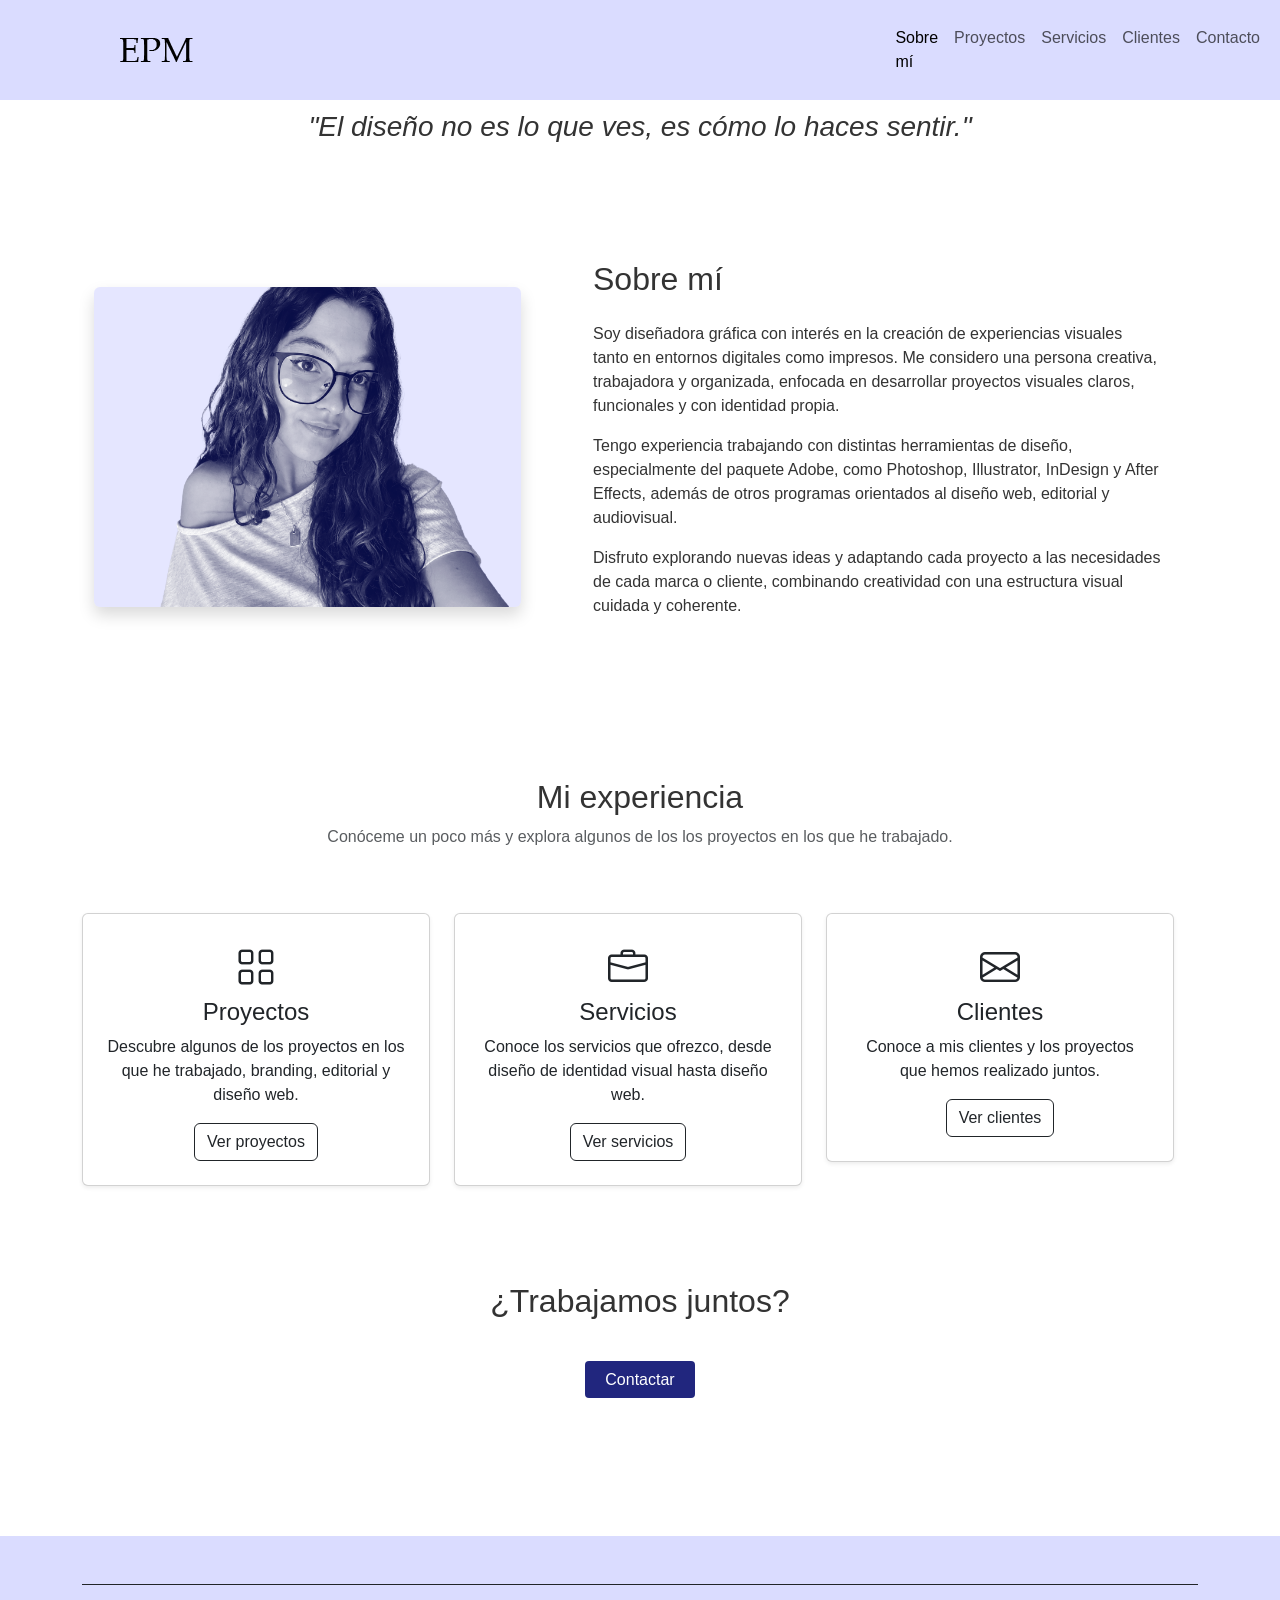
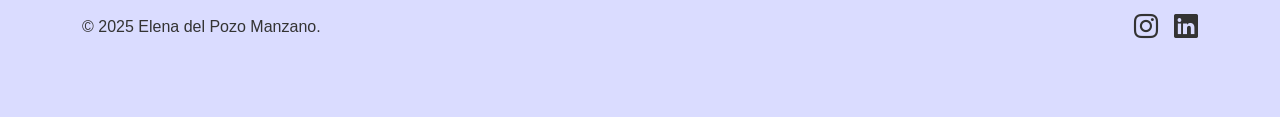
<file: 1-TPM/index.html>
<!DOCTYPE html>
<html lang="es"> <!-- data-bs-theme="dark"> --> <!-- para poner en modo oscuro --> 
    <head>
        <meta charset="UTF-8">
        <meta name="viewport" content="width=device-width, initial-scale=1">
        <title>Proyecto personal</title>

        <link href="https://cdn.jsdelivr.net/npm/bootstrap@5.3.8/dist/css/bootstrap.min.css" rel="stylesheet" integrity="?" crossorigin="anonymous">

        <link rel="stylesheet" href="https://cdn.jsdelivr.net/npm/bootstrap-icons@1.11.3/font/bootstrap-icons.css">

        <link rel="stylesheet" href="CSS/styles.css">
        
        <script src="https://cdn.jsdelivr.net/npm/bootstrap@5.3.8/dist/js/bootstrap.bundle.min.js"></script>
        
    </head>
    <body>

        <header>
            <nav class="navbar navbar-expand-lg">
                <div class="container-fluid">
                    <div class="container">
                        <a class="navbar-brand" href="index.html">
                            <img src="img/logo.png" alt="logo del proyecto">
                        </a>
                        <button class="navbar-toggler" type="button" data-bs-toggle="collapse" data-bs-target="#navbarNavAltMarkup" aria-controls="navbarNavAltMarkup" aria-expanded="false" aria-label="Toggle navigation">
                        <span class="navbar-toggler-icon"></span>
                        </button>
                    </div>
                    <div class="collapse navbar-collapse" id="navbarNav">
                        <ul class="navbar-nav">
                            <li class="nav-item"><a class="nav-link active" href="index.html">Sobre mí</a></li>
                            <li class="nav-item"><a class="nav-link" aria-current="page" href="proyectos.html">Proyectos</a></li>
                            <li class="nav-item"><a class="nav-link" href="servicios.html">Servicios</a></li>
                            <li class="nav-item"><a class="nav-link" href="clientes.html">Clientes</a></li>
                            <li class="nav-item"><a class="nav-link" href="contacto.html">Contacto</a></li>
                        </ul>
                    </div>
                </div>
            </nav>
        </header>

        <main>

            <div class="col-lg-8">
                <blockquote class="blockquote">
                <p class="fs-3 ">
                    <em>“El diseño no solo comunica, también construye experiencias.”</em>
                </p>
                </blockquote>
            </div>
            
            <div class="container py-5 text-center">
                <div class="row justify-content-center">
                <div class="col-lg-8">
                    <blockquote class="blockquote">
                    <p class="fs-3 font-italic">
                     <em>"El diseño no es lo que ves, es cómo lo haces sentir."</em>
                    </p>
                    </blockquote>
                </div>
            </div>

            <div class="container py-5">
                <div class="row align-items-center g-5">
                <div class="col-md-5">
                    <img
                    src="img/sobremi.png"
                    class="img-fluid rounded shadow"
                    alt="Foto de Elena"
                    >
                </div>
                <div class="col-md-7 card-body text-start p-5">
                    <h2 class="mb-4">Sobre mí</h2>
                    <p>
                    Soy diseñadora gráfica con interés en la creación de experiencias visuales tanto en entornos digitales como impresos. Me considero una persona creativa, trabajadora y organizada, enfocada en desarrollar proyectos visuales claros, funcionales y con identidad propia.
                    </p>
                    <p>
                    Tengo experiencia trabajando con distintas herramientas de diseño, especialmente del paquete Adobe, como Photoshop, Illustrator, InDesign y After Effects, además de otros programas orientados al diseño web, editorial y audiovisual.
                    </p>
                    <p>
                    Disfruto explorando nuevas ideas y adaptando cada proyecto a las necesidades de cada marca o cliente, combinando creatividad con una estructura visual cuidada y coherente.
                    </p>
                </div>
                </div>
            </div>

            <div class="py-5">
            <div class="container">
                <div class="row justify-content-center text-center mb-5">
                <div class="col-lg-8">
                    <h2>Mi experiencia</h2>
                    <p class="text-body-secondary">
                        Conóceme un poco más y explora algunos de los los proyectos en los que he trabajado.
                    </p>
                </div>
                </div>
                
                <div class="row align-items-center g-5">
                <div class="row g-4">
                <div class="col-md-4">
                    <div class="card shadow-sm h-90 text-center">
                    <div class="card-body p-4">
                        <i class="bi bi-grid fs-1 mb-4"></i>
                        <h3 class="h4">Proyectos</h3>
                        <p>
                        Descubre algunos de los proyectos en los que he trabajado, branding, editorial y diseño web.
                        </p>
                        <a href="proyectos.html" class="btn btn-outline-dark">
                        Ver proyectos
                        </a>
                    </div>
                    </div>
                </div>

                <div class="col-md-4">
                    <div class="card shadow-sm h-90 text-center">
                    <div class="card-body p-4">
                        <i class="bi bi-briefcase fs-1 mb-4"></i>
                        <h3 class="h4">Servicios</h3>
                        <p>
                        Conoce los servicios que ofrezco, desde diseño de identidad visual hasta diseño web.
                        </p>
                        <a href="servicios.html" class="btn btn-outline-dark">
                        Ver servicios
                        </a>
                    </div>
                    </div>
                </div>

                <div class="col-md-4">
                    <div class="card shadow-sm h-90 text-center">
                    <div class="card-body p-4">
                        <i class="bi bi-envelope fs-1 mb-4"></i>
                        <h3 class="h4">Clientes</h3>
                        <p>
                        Conoce a mis clientes y los proyectos que hemos realizado juntos.
                        </p>
                        <a href="clientes.html" class="btn btn-outline-dark">
                        Ver clientes    
                        </a>
                    </div>
                    </div>
                </div>
                </div>
            </div>
            </div>

            <div class="py-5 text-center">
                <div class="container">
                    <h2 class="mb-5 mt-5">¿Trabajamos juntos?</h2>
                    <a href="contacto.html" class="botonenviar">
                        Contactar
                    </a>
                </div>
            </div>

        </main>

          <footer class="py-5">
            <div class="container">
              <div class="d-flex flex-wrap justify-content-between align-items-center py-4 border-top border-dark"> 
                <p class="col-md-4 mb-0">
                  &copy; 2025 Elena del Pozo Manzano. 
                </p>
                <ul class="nav col-md-4 justify-content-end list-unstyled d-flex mb-0">
                  <li class="ms-3">
                    <a href="https://www.instagram.com/elenadelpozo_/" target="_blank">
                      <i class="bi bi-instagram"></i>
                    </a>
                  </li>
                  <li class="ms-3">
                    <a href="https://es.linkedin.com/in/elena-del-pozo-manzano-b749a3329" target="_blank">
                      <i class="bi bi-linkedin"></i>
                    </a>
                  </li>
                </ul>
              </div>
            </div>
        </footer>
    </body>
</html>
</file>
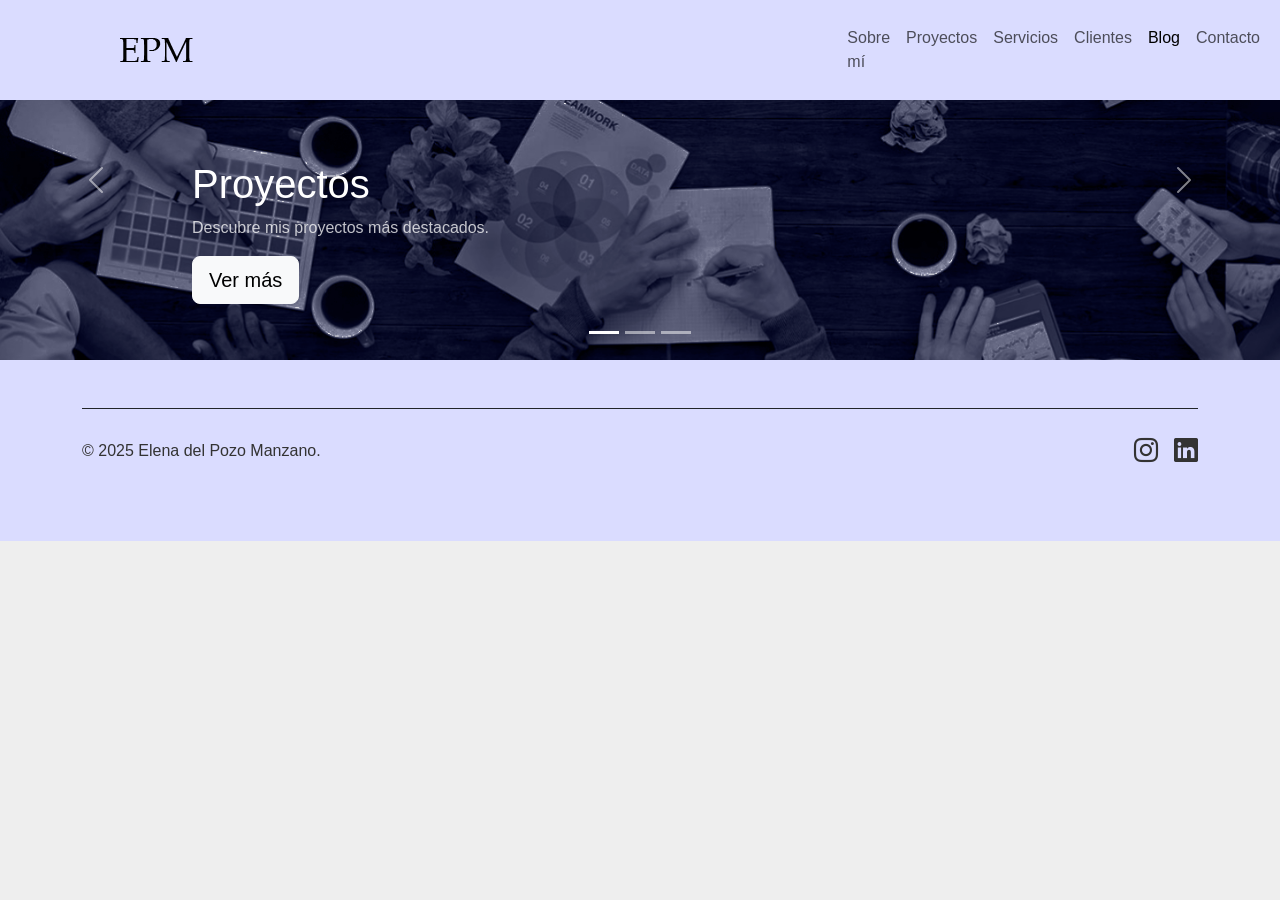
<file: 1-TPM/blog.html>
<!DOCTYPE html>
<html lang="es">   
    <head>
        <meta charset="UTF-8">
        <meta name="viewport" content="width=device-width, initial-scale=1">
        <title>Proyecto personal</title>

        <link href="https://cdn.jsdelivr.net/npm/bootstrap@5.3.8/dist/css/bootstrap.min.css" rel="stylesheet" integrity="?" crossorigin="anonymous">

        <link rel="stylesheet" href="https://cdn.jsdelivr.net/npm/bootstrap-icons@1.11.3/font/bootstrap-icons.css">

        <link rel="stylesheet" href="CSS/styles.css">

        <script src="https://cdn.jsdelivr.net/npm/bootstrap@5.3.8/dist/js/bootstrap.bundle.min.js"></script>

    </head>
    <body>

        <header>
            <nav class="navbar navbar-expand-lg">
                <div class="container-fluid">
                    <div class="container">
                        <a class="navbar-brand" href="index.html">
                            <img src="img/logo.png" alt="logo del proyecto">
                        </a>
                        <button class="navbar-toggler" type="button" data-bs-toggle="collapse" data-bs-target="#navbarNavAltMarkup" aria-controls="navbarNavAltMarkup" aria-expanded="false" aria-label="Toggle navigation">
                        <span class="navbar-toggler-icon"></span>
                        </button>
                    </div>
                    <div class="collapse navbar-collapse" id="navbarNav">
                        <ul class="navbar-nav">
                            <li class="nav-item"><a class="nav-link" href="index.html">Sobre mí</a></li>
                            <li class="nav-item"><a class="nav-link" aria-current="page" href="proyectos.html">Proyectos</a></li>
                            <li class="nav-item"><a class="nav-link" href="servicios.html">Servicios</a></li>
                            <li class="nav-item"><a class="nav-link" href="clientes.html">Clientes</a></li>
                            <li class="nav-item"><a class="nav-link active" href="blog.html">Blog</a></li>
                            <li class="nav-item"><a class="nav-link" href="contacto.html">Contacto</a></li>
                        </ul>
                    </div>
                </div>
            </nav>
        </header>

        <main>
            <div id="myCarousel" class="carousel slide mb-6" data-bs-ride="carousel">
                <div class="carousel-indicators">
                    <button
                        type="button"
                        data-bs-target="#myCarousel"
                        data-bs-slide-to="0"
                        class="active"
                        aria-current="true"
                        aria-label="Slide 1"
                    ></button>
                    <button
                        type="button"
                        data-bs-target="#myCarousel"
                        data-bs-slide-to="1"
                        aria-label="Slide 2"
                    ></button>
                    <button
                        type="button"
                        data-bs-target="#myCarousel"
                        data-bs-slide-to="2"
                        aria-label="Slide 3"
                    ></button>
                </div>
                
                <div class="carousel-inner">
                <div class="carousel-item active">
                    <img
                        src="img/Proyectos.png"
                        alt="Proyecto 2"
                        aria-hidden="true"
                        class="fotoscarrusel"
                        preserveAspectRatio="xMidYMid slice"
                        xmlns="http://www.w3.org/2000/svg" >
                    <div class="container">
                    <div class="carousel-caption text-start">
                        <h1>Proyectos</h1>
                        <p class="opacity-75">
                        Descubre mis proyectos más destacados.
                        </p>
                        <p>
                        <a class="btn btn-lg btn-light" href="proyectos.html">Ver más</a>
                        </p>
                    </div>
                    </div>
                </div>

                <div class="carousel-item">
                    <img
                        src="img/Servicios.png"
                        alt="Proyecto 2"
                        aria-hidden="true"
                        class="fotoscarrusel"
                        preserveAspectRatio="xMidYMid slice"
                        xmlns="http://www.w3.org/2000/svg" >
                    <div class="container">
                    <div class="carousel-caption">
                        <h1>Servicios</h1>
                        <p>
                        Conoce los servicios que ofrezco y cómo puedo ayudarte a mejorar tu marca.
                        </p>
                        <p><a class="btn btn-lg btn-light" href="servicios.html">Ver más</a></p>
                    </div>
                    </div>
                </div>

                <div class="carousel-item">
                    <img
                        src="img/Clientes.png"
                        alt="Proyecto 2"
                        aria-hidden="true"
                        class="fotoscarrusel"
                        preserveAspectRatio="xMidYMid slice"
                        xmlns="http://www.w3.org/2000/svg" >
                    <div class="container">
                    <div class="carousel-caption text-end">
                        <h1>Clientes</h1>
                        <p>
                        Conoce a mis clientes y los proyectos que hemos realizado juntos.
                        </p>
                        <p>
                        <a class="btn btn-lg btn-light" href="clientes.html">Ver más</a>
                        </p>
                    </div>
                    </div>
                </div>
                </div>
                <button
                class="carousel-control-prev"
                type="button"
                data-bs-target="#myCarousel"
                data-bs-slide="prev"
                >
                <span class="carousel-control-prev-icon" aria-hidden="true"></span>
                <span class="visually-hidden">Previous</span>
                </button>
                <button
                class="carousel-control-next"
                type="button"
                data-bs-target="#myCarousel"
                data-bs-slide="next"
                >
                <span class="carousel-control-next-icon" aria-hidden="true"></span>
                <span class="visually-hidden">Next</span>
                </button>
            </div>
        </main>
        
            <footer class="py-5">
            <div class="container">
              <div class="d-flex flex-wrap justify-content-between align-items-center py-4 border-top border-dark"> 
                <p class="col-md-4 mb-0">
                  &copy; 2025 Elena del Pozo Manzano. 
                </p>
                <ul class="nav col-md-4 justify-content-end list-unstyled d-flex mb-0">
                  <li class="ms-3">
                    <a href="https://www.instagram.com/elenadelpozo_/" target="_blank">
                      <i class="bi bi-instagram"></i>
                    </a>
                  </li>
                  <li class="ms-3">
                    <a href="https://es.linkedin.com/in/elena-del-pozo-manzano-b749a3329" target="_blank">
                      <i class="bi bi-linkedin"></i>
                    </a>
                  </li>
                </ul>
              </div>
            </div>
          </footer>

    </body>
</html>
</file>
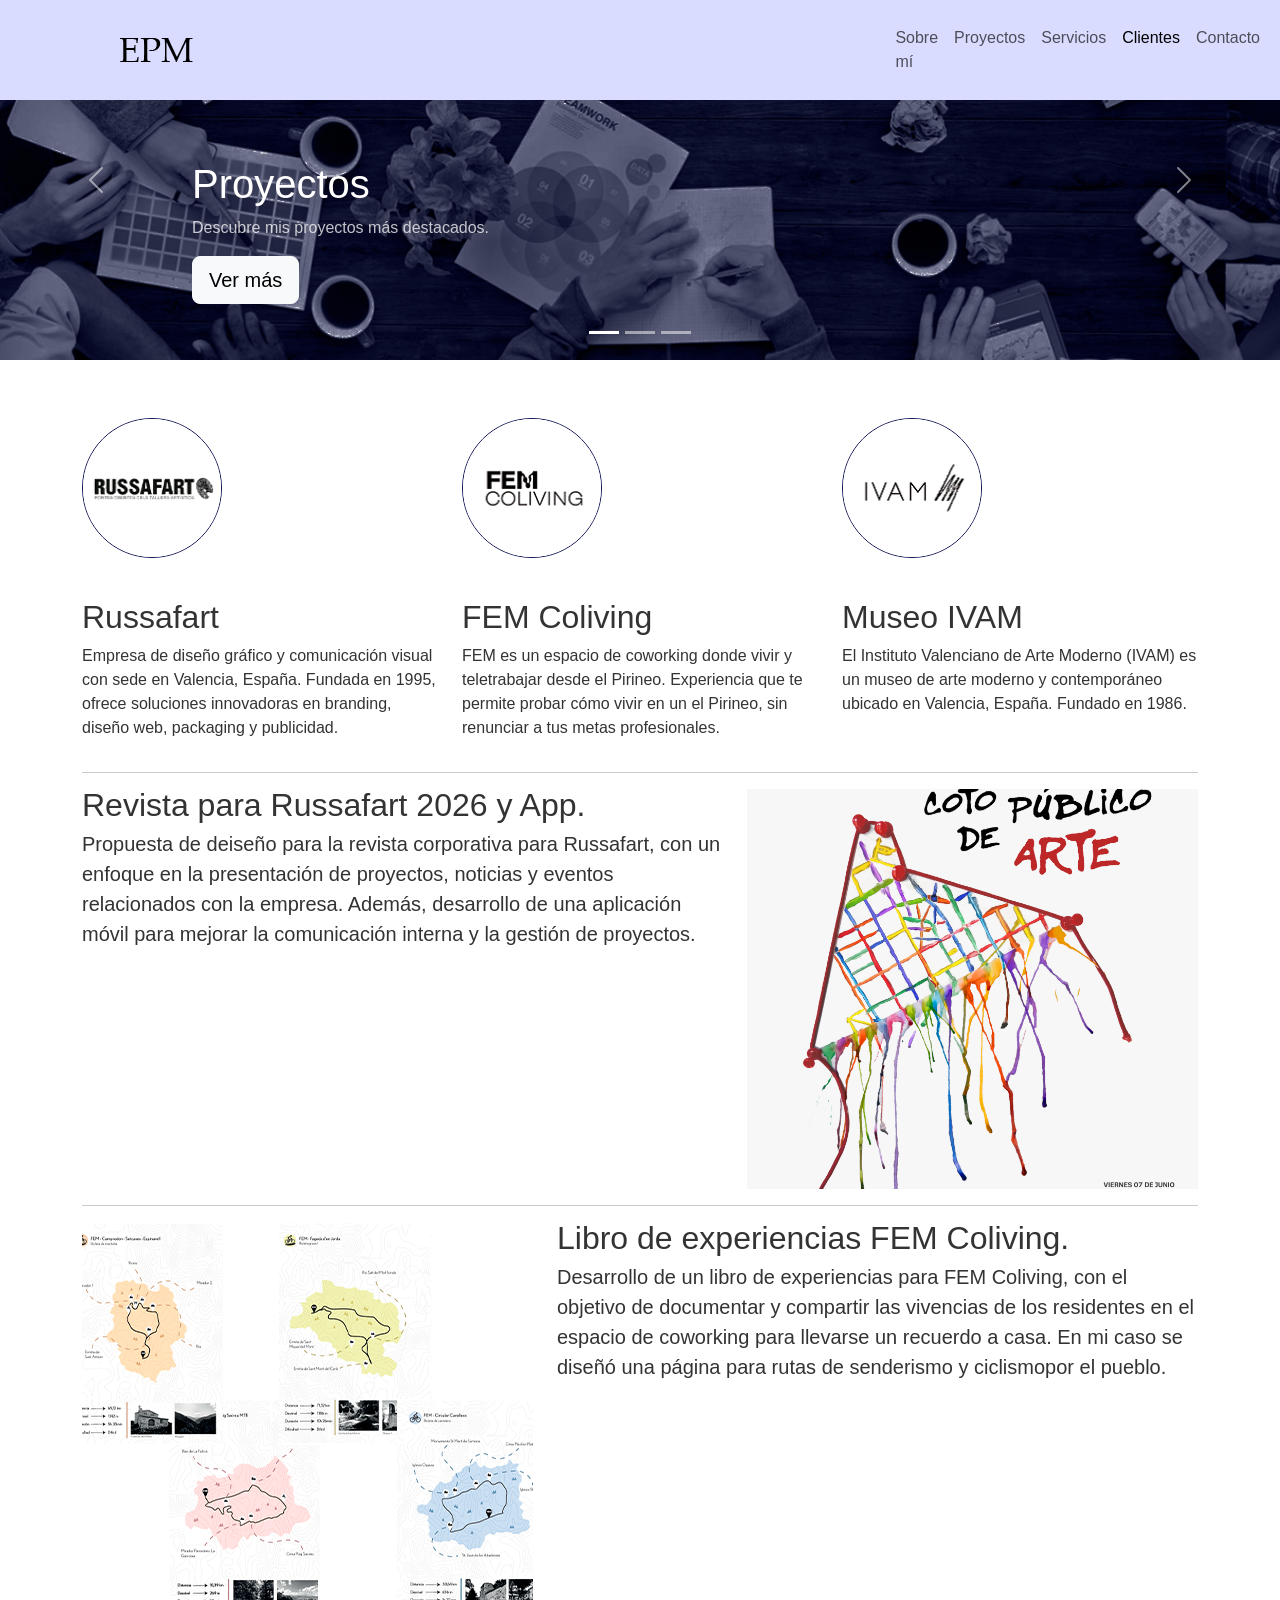
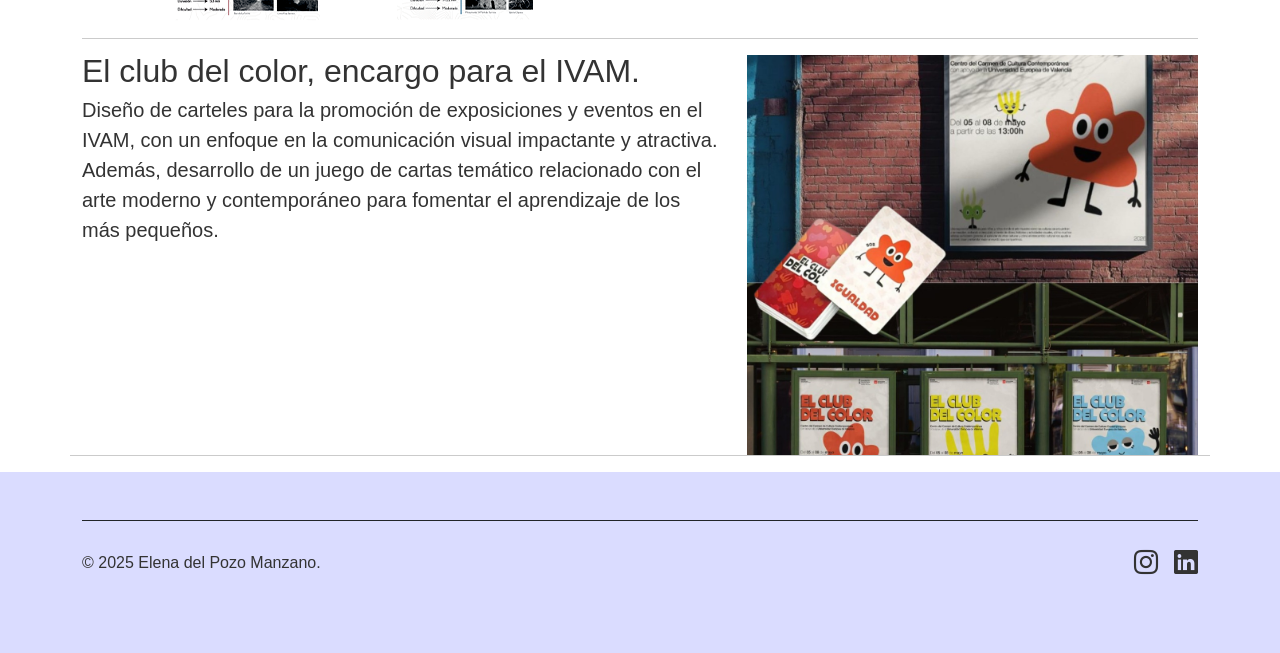
<file: 1-TPM/clientes.html>
<!DOCTYPE html>
<html lang="es">   
    <head>
        <meta charset="UTF-8">
        <meta name="viewport" content="width=device-width, initial-scale=1">
        <title>Proyecto personal</title>

        <link href="https://cdn.jsdelivr.net/npm/bootstrap@5.3.8/dist/css/bootstrap.min.css" rel="stylesheet" integrity="?" crossorigin="anonymous">

        <link rel="stylesheet" href="https://cdn.jsdelivr.net/npm/bootstrap-icons@1.11.3/font/bootstrap-icons.css">

        <script src="https://cdn.jsdelivr.net/npm/bootstrap@5.3.8/dist/js/bootstrap.bundle.min.js"></script>

        <link rel="stylesheet" href="CSS/styles.css">
    </head>
    <body>

        <header>
            <nav class="navbar navbar-expand-lg">
                <div class="container-fluid">
                    <div class="container">
                        <a class="navbar-brand" href="index.html">
                            <img src="img/logo.png" alt="logo del proyecto">
                        </a>
                        <button class="navbar-toggler" type="button" data-bs-toggle="collapse" data-bs-target="#navbarNavAltMarkup" aria-controls="navbarNavAltMarkup" aria-expanded="false" aria-label="Toggle navigation">
                        <span class="navbar-toggler-icon"></span>
                        </button>
                    </div>
                    <div class="collapse navbar-collapse" id="navbarNav">
                        <ul class="navbar-nav">
                            <li class="nav-item"><a class="nav-link" href="index.html">Sobre mí</a></li>
                            <li class="nav-item"><a class="nav-link" aria-current="page" href="proyectos.html">Proyectos</a></li>
                            <li class="nav-item"><a class="nav-link" href="servicios.html">Servicios</a></li>
                            <li class="nav-item"><a class="nav-link active" href="clientes.html">Clientes</a></li>
                            <li class="nav-item"><a class="nav-link" href="contacto.html">Contacto</a></li>
                        </ul>
                    </div>
                </div>
            </nav>
        </header>

        <main>

            <div id="myCarousel" class="carousel slide mb-6" data-bs-ride="carousel">
                <div class="carousel-indicators">
                <button
                    type="button"
                    data-bs-target="#myCarousel"
                    data-bs-slide-to="0"
                    class="active"
                    aria-current="true"
                    aria-label="Slide 1"
                ></button>
                <button
                    type="button"
                    data-bs-target="#myCarousel"
                    data-bs-slide-to="1"
                    aria-label="Slide 2"
                ></button>
                <button
                    type="button"
                    data-bs-target="#myCarousel"
                    data-bs-slide-to="2"
                    aria-label="Slide 3"
                ></button>
                </div>
                
                <div class="carousel-inner">
                <div class="carousel-item active">
                    <img
                        src="img/Proyectos.png"
                        alt="Proyecto 2"
                        aria-hidden="true"
                        class="fotoscarrusel"
                        preserveAspectRatio="xMidYMid slice"
                        xmlns="http://www.w3.org/2000/svg" >
                    <div class="container">
                    <div class="carousel-caption text-start">
                        <h1>Proyectos</h1>
                        <p class="opacity-75">
                        Descubre mis proyectos más destacados.
                        </p>
                        <p>
                        <a class="btn btn-lg btn-light" href="proyectos.html">Ver más</a>
                        </p>
                    </div>
                    </div>
                </div>

                <div class="carousel-item">
                    <img
                        src="img/Servicios.png"
                        alt="Proyecto 2"
                        aria-hidden="true"
                        class="fotoscarrusel"
                        preserveAspectRatio="xMidYMid slice"
                        xmlns="http://www.w3.org/2000/svg" >
                    <div class="container">
                    <div class="carousel-caption">
                        <h1>Servicios</h1>
                        <p>
                        Conoce los servicios que ofrezco y cómo puedo ayudarte a mejorar tu marca.
                        </p>
                        <p><a class="btn btn-lg btn-light" href="servicios.html">Ver más</a></p>
                    </div>
                    </div>
                </div>

                <div class="carousel-item">
                    <img
                        src="img/Contacto.png"
                        alt="Proyecto 2"
                        aria-hidden="true"
                        class="fotoscarrusel"
                        preserveAspectRatio="xMidYMid slice"
                        xmlns="http://www.w3.org/2000/svg" >
                    <div class="container">
                    <div class="carousel-caption text-end">
                        <h1>Contacto</h1>
                        <p>
                        Ponte en contacto conmigo para ayudarte a llevar tu proyecto al siguiente nivel.
                        </p>
                        <p>
                        <a class="btn btn-lg btn-light" href="contacto.html">Ver más</a>
                        </p>
                    </div>
                    </div>
                </div>
                </div>
                <button
                class="carousel-control-prev"
                type="button"
                data-bs-target="#myCarousel"
                data-bs-slide="prev"
                >
                <span class="carousel-control-prev-icon" aria-hidden="true"></span>
                <span class="visually-hidden">Previous</span>
                </button>
                <button
                class="carousel-control-next"
                type="button"
                data-bs-target="#myCarousel"
                data-bs-slide="next"
                >
                <span class="carousel-control-next-icon" aria-hidden="true"></span>
                <span class="visually-hidden">Next</span>
                </button>
            </div>


            <div class="container marketing mt-5">
                <div class="row">
                <div class="col-lg-4">
                    <img
                        src="img/russafart.png"
                        class="fotoclientes"
                        alt="juego ivam"
                    >
                    <h2 class="fw-normal">Russafart</h2>
                    <p>  
                    Empresa de diseño gráfico y comunicación visual con sede en Valencia, España. Fundada en 1995, ofrece soluciones innovadoras en branding, diseño web, packaging y publicidad. 
                    </p>
                </div>

                <div class="col-lg-4">
                    <img
                        src="img/femcoliving.png"
                        class="fotoclientes"
                        alt="juego ivam"
                    >
                    <h2 class="fw-normal">FEM Coliving</h2>
                    <p>
                    FEM es un espacio de coworking donde vivir y teletrabajar desde el Pirineo. Experiencia que te permite probar cómo vivir en un el Pirineo, sin renunciar a tus metas profesionales.
                    </p>
                </div>

                <div class="col-lg-4">
                    <img
                        src="img/ivam.png"
                        class="fotoclientes"
                        alt="juego ivam"
                    >
                    <h2 class="fw-normal">Museo IVAM</h2>
                    <p>
                    El Instituto Valenciano de Arte Moderno (IVAM) es un museo de arte moderno y contemporáneo ubicado en Valencia, España. Fundado en 1986. 
                    </p>
                </div>
                </div>

                <hr class="featurette-divider"/>
                <div class="row featurette">
                <div class="col-md-7">
                    <h2 class="featurette-heading fw-normal lh-1">
                    Revista para Russafart 2026 y App.
                    </h2>
                    <p class="lead">
                    Propuesta de deiseño para la revista corporativa para Russafart, con un enfoque en la presentación de proyectos, noticias y eventos relacionados con la empresa. Además, desarrollo de una aplicación móvil para mejorar la comunicación interna y la gestión de proyectos.
                    </p>
                </div>
                <div class="col-md-5">
                    <img
                        src="img/portada folleto.jpg"
                        class="fotoclientes2"
                        alt="juego ivam"
                    >
                </div>
                </div>
                <hr class="featurette-divider" />
                <div class="row featurette">
                <div class="col-md-7 order-md-2">
                    <h2 class="featurette-heading fw-normal lh-1">
                    Libro de experiencias FEM Coliving.
                    </h2>
                    <p class="lead">
                    Desarrollo de un libro de experiencias para FEM Coliving, con el objetivo de documentar y compartir las vivencias de los residentes en el espacio de coworking para llevarse un recuerdo a casa. En mi caso se diseñó una página para rutas de senderismo y ciclismopor el pueblo.
                    </p>
                </div>
                <div class="col-md-5 order-md-1">
                    <img
                        src="img/femmm.png"
                        class="fotoclientes2"
                        alt="libro fem"
                    >
                </div>
                </div>
                <hr class="featurette-divider" />
                <div class="row featurette">
                <div class="col-md-7">
                    <h2 class="featurette-heading fw-normal lh-1">
                    El club del color, encargo para el IVAM.
                    </h2>
                    <p class="lead">
                    Diseño de carteles para la promoción de exposiciones y eventos en el IVAM, con un enfoque en la comunicación visual impactante y atractiva. Además, desarrollo de un juego de cartas temático relacionado con el arte moderno y contemporáneo para fomentar el aprendizaje de los más pequeños.
                    </p>
                </div>
                <div class="col-md-5">
                    <img
                        src="img/juegoivam.jpeg"
                        class="fotoclientes2"
                        alt="carteles ivam"
                    >
                </div>
                <hr class="featurette-divider" />
            </div>
        </main>

        <footer class="py-5">
            <div class="container">
              <div class="d-flex flex-wrap justify-content-between align-items-center py-4 border-top border-dark"> 
                <p class="col-md-4 mb-0">
                  &copy; 2025 Elena del Pozo Manzano. 
                </p>
                <ul class="nav col-md-4 justify-content-end list-unstyled d-flex mb-0">
                  <li class="ms-3">
                    <a href="https://www.instagram.com/elenadelpozo_/" target="_blank">
                      <i class="bi bi-instagram"></i>
                    </a>
                  </li>
                  <li class="ms-3">
                    <a href="https://es.linkedin.com/in/elena-del-pozo-manzano-b749a3329" target="_blank">
                      <i class="bi bi-linkedin"></i>
                    </a>
                  </li>
                </ul>
              </div>
            </div>
        </footer>
    </body>
</html>
</file>
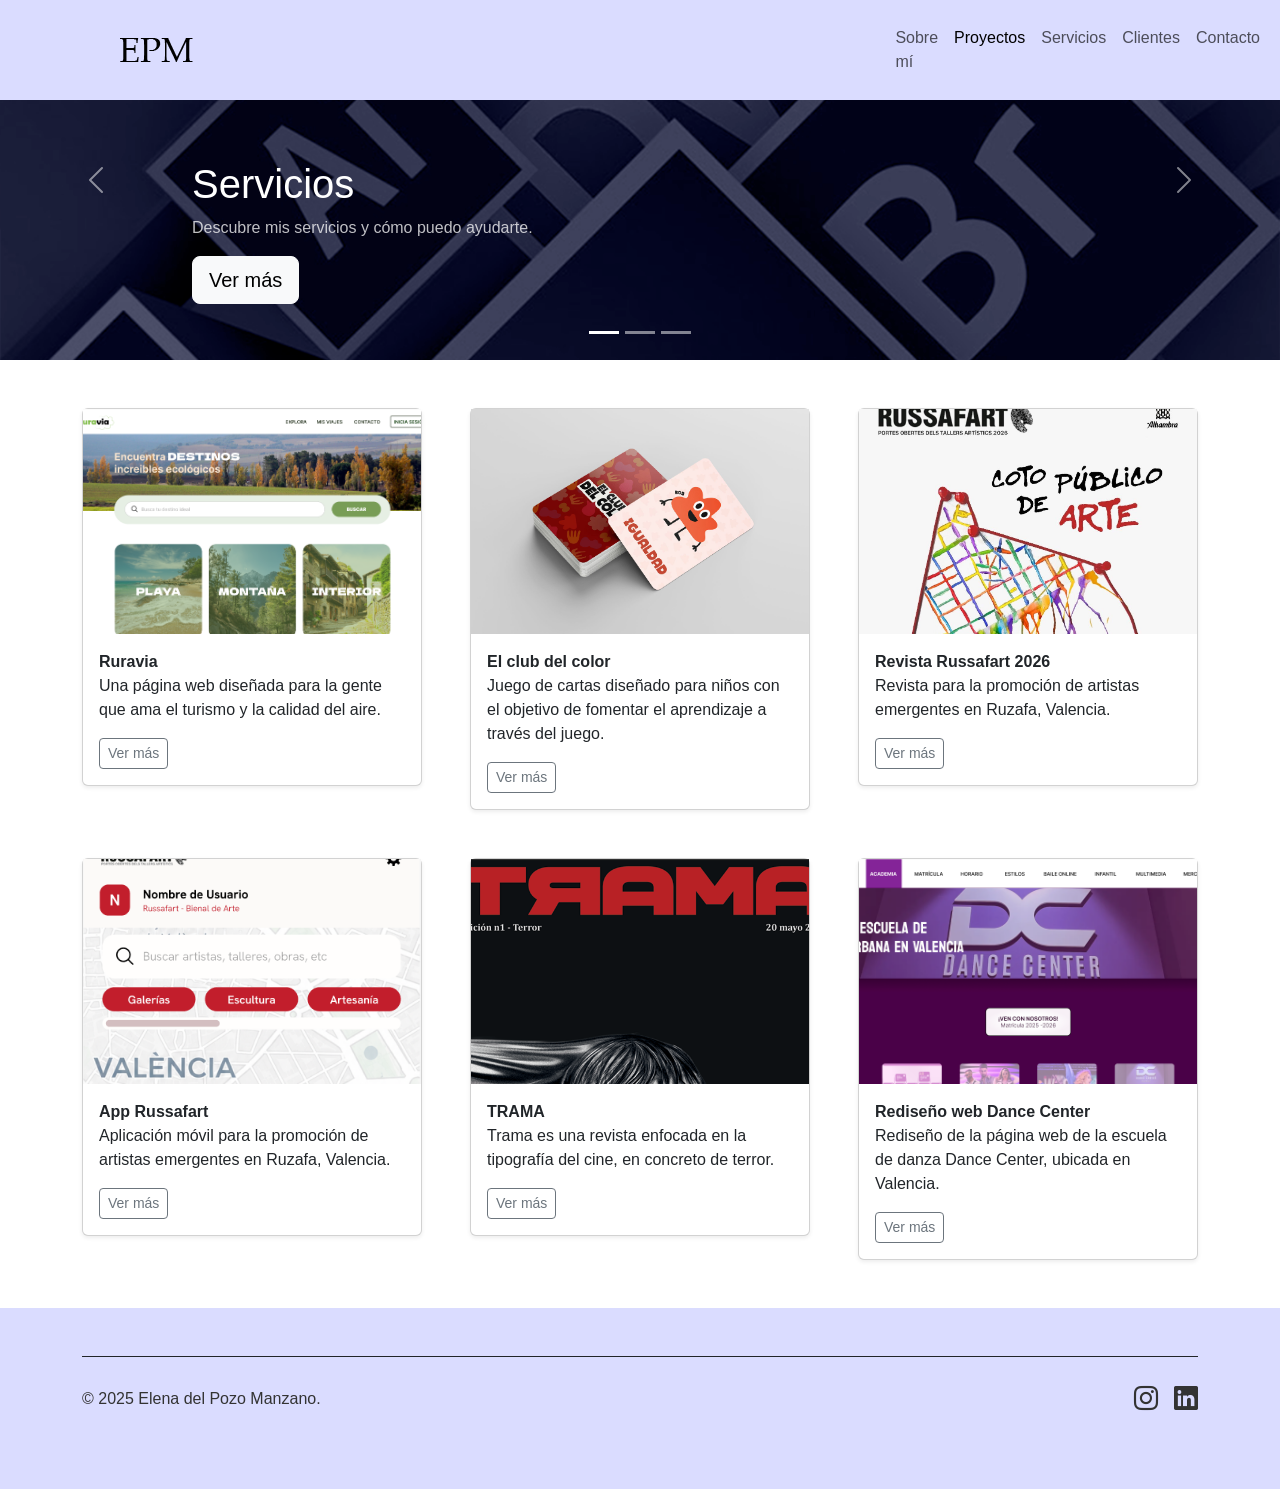
<file: 1-TPM/proyectos.html>
<!DOCTYPE html>
<html lang="es">   
    <head>
        <meta charset="UTF-8">
        <meta name="viewport" content="width=device-width, initial-scale=1">
        <title>Proyecto personal</title>

        <link href="https://cdn.jsdelivr.net/npm/bootstrap@5.3.8/dist/css/bootstrap.min.css" rel="stylesheet" integrity="?" crossorigin="anonymous">

        <link rel="stylesheet" href="https://cdn.jsdelivr.net/npm/bootstrap-icons@1.11.3/font/bootstrap-icons.css">

        <link rel="stylesheet" href="CSS/styles.css">

        <script src="https://cdn.jsdelivr.net/npm/bootstrap@5.3.8/dist/js/bootstrap.bundle.min.js"></script>

    </head>
    <body>

        <header>
            <nav class="navbar navbar-expand-lg">
                <div class="container-fluid">
                    <div class="container">
                        <a class="navbar-brand" href="index.html">
                            <img src="img/logo.png" alt="logo del proyecto">
                        </a>
                        <button class="navbar-toggler" type="button" data-bs-toggle="collapse" data-bs-target="#navbarNavAltMarkup" aria-controls="navbarNavAltMarkup" aria-expanded="false" aria-label="Toggle navigation">
                        <span class="navbar-toggler-icon"></span>
                        </button>
                    </div>
                    <div class="collapse navbar-collapse" id="navbarNav">
                        <ul class="navbar-nav">
                            <li class="nav-item"><a class="nav-link" href="index.html">Sobre mí</a></li>
                            <li class="nav-item"><a class="nav-link active" aria-current="page" href="proyectos.html">Proyectos</a></li>
                            <li class="nav-item"><a class="nav-link" href="servicios.html">Servicios</a></li>
                            <li class="nav-item"><a class="nav-link" href="clientes.html">Clientes</a></li>
                            <li class="nav-item"><a class="nav-link" href="contacto.html">Contacto</a></li>
                        </ul>
                    </div>
                </div>
            </nav>
        </header>

        <main>
            <div id="myCarousel" class="carousel slide mb-6" data-bs-ride="carousel">
                <div class="carousel-indicators">
                <button
                    type="button"
                    data-bs-target="#myCarousel"
                    data-bs-slide-to="0"
                    class="active"
                    aria-current="true"
                    aria-label="Slide 1"
                ></button>
                <button
                    type="button"
                    data-bs-target="#myCarousel"
                    data-bs-slide-to="1"
                    aria-label="Slide 2"
                ></button>
                <button
                    type="button"
                    data-bs-target="#myCarousel"
                    data-bs-slide-to="2"
                    aria-label="Slide 3"
                ></button>
                </div>
                
                <div class="carousel-inner">
                <div class="carousel-item active">
                    <img
                        src="img/Servicios.png"
                        alt="Proyecto 2"
                        aria-hidden="true"
                        class="fotoscarrusel"
                        preserveAspectRatio="xMidYMid slice"
                        xmlns="http://www.w3.org/2000/svg" >
                    <div class="container">
                    <div class="carousel-caption text-start">
                        <h1>Servicios</h1>
                        <p class="opacity-75">
                        Descubre mis servicios y cómo puedo ayudarte.
                        </p>
                        <p>
                        <a class="btn btn-lg btn-light" href="servicios.html">Ver más</a>
                        </p>
                    </div>
                    </div>
                </div>

                <div class="carousel-item">
                    <img
                        src="img/Clientes.png"
                        alt="Proyecto 2"
                        aria-hidden="true"
                        class="fotoscarrusel"
                        preserveAspectRatio="xMidYMid slice"
                        xmlns="http://www.w3.org/2000/svg" >
                    <div class="container">
                    <div class="carousel-caption">
                        <h1>Clientes</h1>
                        <p>
                        Conoce a mis clientes y los proyectos que hemos realizado juntos.
                        </p>
                        <p><a class="btn btn-lg btn-light" href="clientes.html">Ver más</a></p>
                    </div>
                    </div>
                </div>

                <div class="carousel-item">
                    <img
                        src="img/Contacto.png"
                        alt="Proyecto 2"
                        aria-hidden="true"
                        class="fotoscarrusel"
                        preserveAspectRatio="xMidYMid slice"
                        xmlns="http://www.w3.org/2000/svg" >
                    <div class="container">
                    <div class="carousel-caption text-end">
                        <h1>Contacto</h1>
                        <p>
                        Ponte en contacto conmigo para ayudarte a llevar tu proyecto al siguiente nivel.
                        </p>
                        <p>
                        <a class="btn btn-lg btn-light" href="contacto.html">Ver más</a>
                        </p>
                    </div>
                    </div>
                </div>
                </div>
                <button
                class="carousel-control-prev"
                type="button"
                data-bs-target="#myCarousel"
                data-bs-slide="prev"
                >
                <span class="carousel-control-prev-icon" aria-hidden="true"></span>
                <span class="visually-hidden">Previous</span>
                </button>
                <button
                class="carousel-control-next"
                type="button"
                data-bs-target="#myCarousel"
                data-bs-slide="next"
                >
                <span class="carousel-control-next-icon" aria-hidden="true"></span>
                <span class="visually-hidden">Next</span>
                </button>
            </div>

            <div class="album py-5">
            <div class="container">
            <div class="row row-cols-1 row-cols-sm-2 row-cols-md-3 g-5">

                <div class="col">
                    <div class="card shadow-sm">
                    <img
                        src="img/Proyecto1.png"
                        class="fotoproyectos"
                        alt="Proyecto 1"
                    >
                    <div class="card-body">
                        <p class="card-text">
                        <strong>Ruravia</strong>
                        <br>Una página web diseñada para la gente que ama el turismo y la calidad del aire.
                        </p>
                        <div class="d-flex justify-content-between align-items-center">
                        <div class="btn-group">
                            <button type="button" class="btn btn-sm btn-outline-secondary">Ver más</button>
                        </div>
                        </div>
                    </div>
                    </div>
                </div>

                <div class="col">
                    <div class="card shadow-sm">
                    <img
                        src="img/proyecto2.png"
                        class="fotoproyectos"
                        alt="Proyecto 2"
                    >
                    <div class="card-body">
                        <p class="card-text">
                        <strong>El club del color</strong>
                        <br> Juego de cartas diseñado para niños con el objetivo de fomentar el aprendizaje a través del juego.
                        </p>
                        <div class="d-flex justify-content-between align-items-center">
                        <div class="btn-group">
                            <button type="button" class="btn btn-sm btn-outline-secondary">Ver más</button>
                        </div>
                        </div>
                    </div>
                    </div>
                </div>

                <div class="col">
                    <div class="card shadow-sm">
                    <img
                        src="img/proyecto3.jpeg"
                        class="fotoproyectos"
                        alt="Proyecto 3"
                    >
                    <div class="card-body">
                        <p class="card-text">
                        <strong>Revista Russafart 2026</strong>
                        <br> Revista para la promoción de artistas emergentes en Ruzafa, Valencia.
                        </p>
                        <div class="d-flex justify-content-between align-items-center">
                        <div class="btn-group">
                            <button type="button" class="btn btn-sm btn-outline-secondary">Ver más</button>
                        </div>
                        </div>
                    </div>
                    </div>
                </div>

                <div class="col">
                    <div class="card shadow-sm">
                    <img
                        src="img/Proyectos4.png"
                        class="fotoproyectos"
                        alt="Proyecto 4"
                    >
                    <div class="card-body">
                        <p class="card-text">
                        <strong>App Russafart</strong>
                        <br>Aplicación móvil para la promoción de artistas emergentes en Ruzafa, Valencia.
                        </p>
                        <div class="d-flex justify-content-between align-items-center">
                        <div class="btn-group">
                            <button type="button" class="btn btn-sm btn-outline-secondary">Ver más</button>
                        </div>
                        </div>
                    </div>
                    </div>
                </div>

                <div class="col">
                    <div class="card shadow-sm">
                    <img
                        src="img/Proyecto5.png"
                        class="fotoproyectos"
                        alt="Proyecto 5"
                    >
                    <div class="card-body">
                        <p class="card-text">
                        <strong>TRAMA</strong>
                        <br>Trama es una revista enfocada en la tipografía del cine, en concreto de terror.
                        </p>
                        <div class="d-flex justify-content-between align-items-center">
                        <div class="btn-group">
                            <button type="button" class="btn btn-sm btn-outline-secondary">Ver más</button>
                        </div>
                        </div>
                    </div>
                    </div>
                </div>

                <div class="col">
                    <div class="card shadow-sm">
                    <img
                        src="img/Proyecto6.png"
                        class="fotoproyectos"
                        alt="Proyecto 6"
                    >
                    <div class="card-body">
                        <p class="card-text">
                        <strong>Rediseño web Dance Center</strong>
                        <br>Rediseño de la página web de la escuela de danza Dance Center, ubicada en Valencia.
                        </p>
                        <div class="d-flex justify-content-between align-items-center">
                        <div class="btn-group">
                            <button type="button" class="btn btn-sm btn-outline-secondary">Ver más</button>
                        </div>
                        </div>
                    </div>
                    </div>
                </div>

            </div>
            </div>

        </main>

        <footer class="py-5">
            <div class="container">
              <div class="d-flex flex-wrap justify-content-between align-items-center py-4 border-top border-dark"> 
                <p class="col-md-4 mb-0">
                  &copy; 2025 Elena del Pozo Manzano. 
                </p>
                <ul class="nav col-md-4 justify-content-end list-unstyled d-flex mb-0">
                  <li class="ms-3">
                    <a href="https://www.instagram.com/elenadelpozo_/" target="_blank">
                      <i class="bi bi-instagram"></i>
                    </a>
                  </li>
                  <li class="ms-3">
                    <a href="https://es.linkedin.com/in/elena-del-pozo-manzano-b749a3329" target="_blank">
                      <i class="bi bi-linkedin"></i>
                    </a>
                  </li>
                </ul>
              </div>
            </div>
        </footer>
    </body>
</html>
</file>
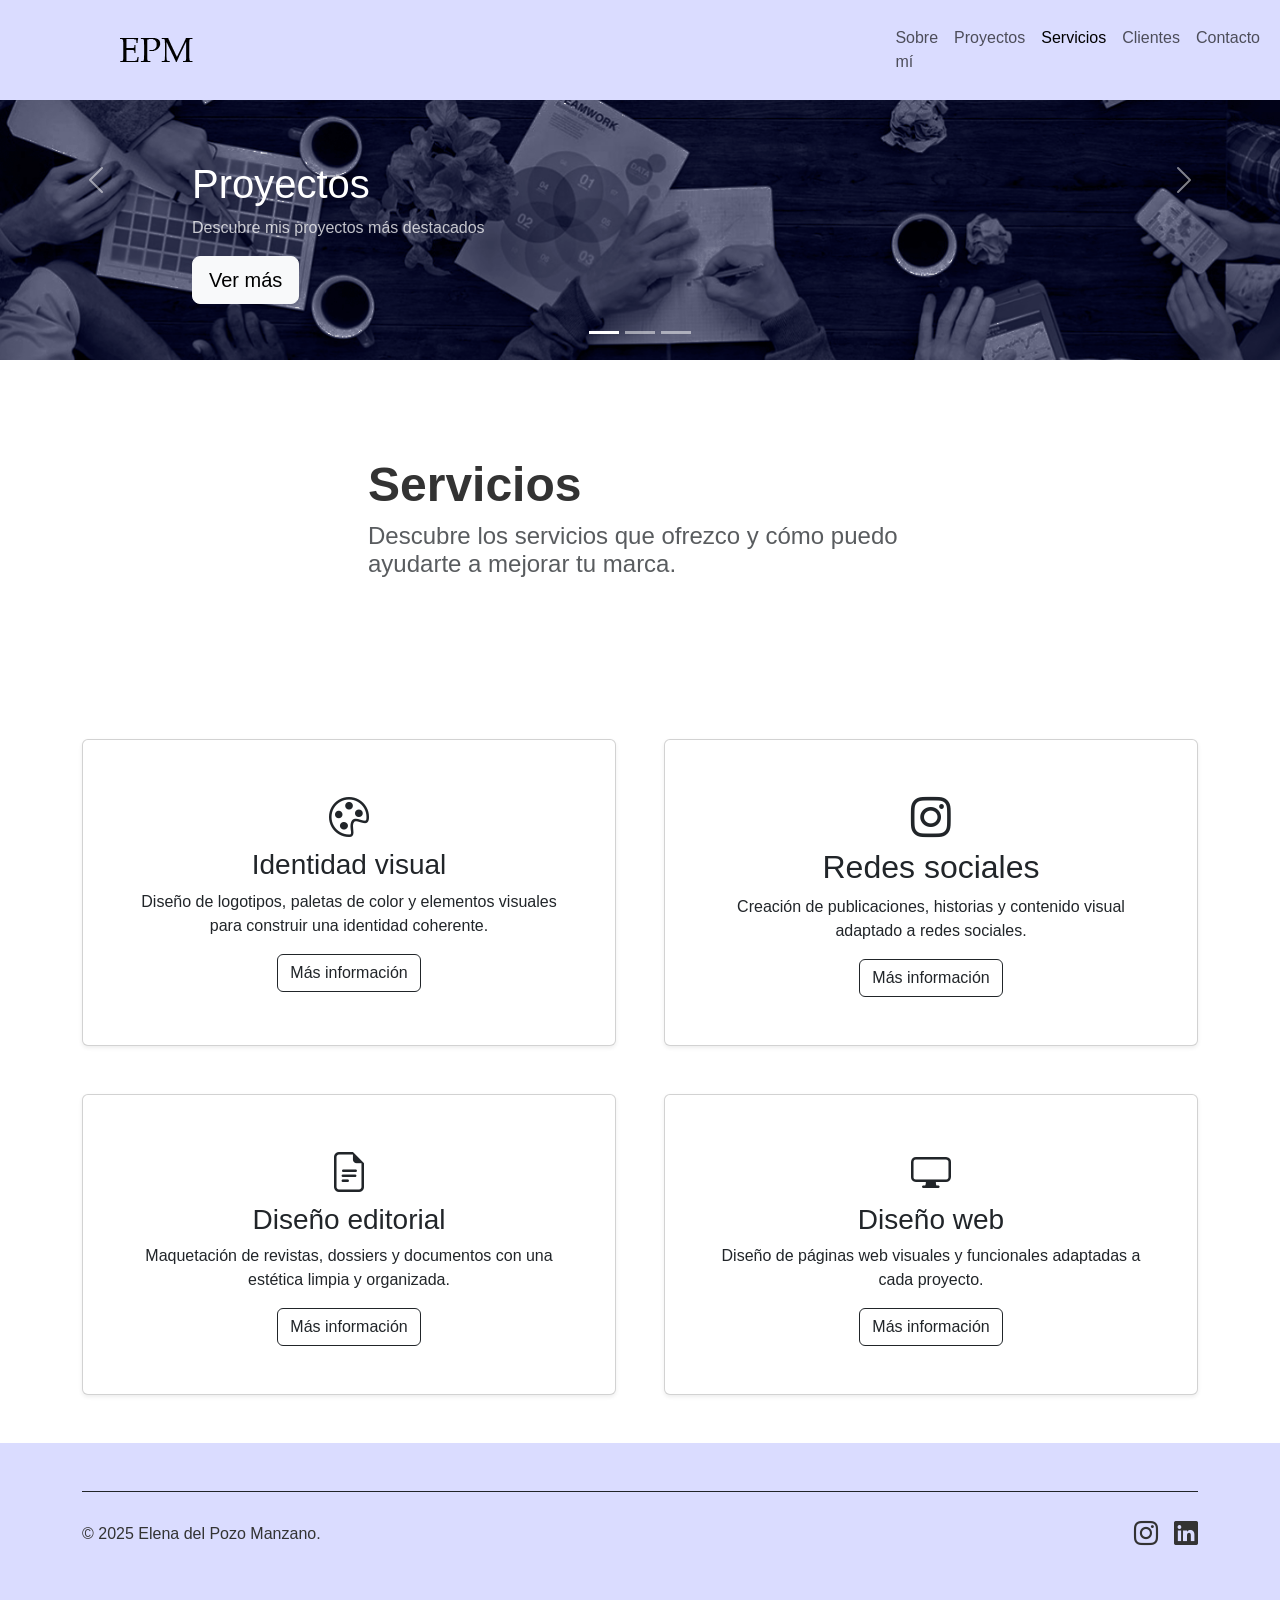
<file: 1-TPM/servicios.html>
<!DOCTYPE html>
<html lang="es">   
    <head>
        <meta charset="UTF-8">
        <meta name="viewport" content="width=device-width, initial-scale=1">
        <title>Proyecto personal</title>

        <link href="https://cdn.jsdelivr.net/npm/bootstrap@5.3.8/dist/css/bootstrap.min.css" rel="stylesheet" integrity="?" crossorigin="anonymous">

        <link rel="stylesheet" href="https://cdn.jsdelivr.net/npm/bootstrap-icons@1.11.3/font/bootstrap-icons.css">

        <link rel="stylesheet" href="CSS/styles.css">

        <script src="https://cdn.jsdelivr.net/npm/bootstrap@5.3.8/dist/js/bootstrap.bundle.min.js"></script>
        
    </head>
    <body>

        <header>
            <nav class="navbar navbar-expand-lg">
                <div class="container-fluid">
                    <div class="container">
                        <a class="navbar-brand" href="index.html">
                            <img src="img/logo.png" alt="logo del proyecto">
                        </a>
                        <button class="navbar-toggler" type="button" data-bs-toggle="collapse" data-bs-target="#navbarNavAltMarkup" aria-controls="navbarNavAltMarkup" aria-expanded="false" aria-label="Toggle navigation">
                        <span class="navbar-toggler-icon"></span>
                        </button>
                    </div>
                    <div class="collapse navbar-collapse" id="navbarNav">
                        <ul class="navbar-nav">
                            <li class="nav-item"><a class="nav-link" href="index.html">Sobre mí</a></li>
                            <li class="nav-item"><a class="nav-link" aria-current="page" href="proyectos.html">Proyectos</a></li>
                            <li class="nav-item"><a class="nav-link active" href="servicios.html">Servicios</a></li>
                            <li class="nav-item"><a class="nav-link" href="clientes.html">Clientes</a></li>
                            <li class="nav-item"><a class="nav-link" href="contacto.html">Contacto</a></li>
                        </ul>
                    </div>
                </div>
            </nav>
        </header>

        <main>
            <div id="myCarousel" class="carousel slide mb-6" data-bs-ride="carousel">
                <div class="carousel-indicators">
                <button
                    type="button"
                    data-bs-target="#myCarousel"
                    data-bs-slide-to="0"
                    class="active"
                    aria-current="true"
                    aria-label="Slide 1"
                ></button>
                <button
                    type="button"
                    data-bs-target="#myCarousel"
                    data-bs-slide-to="1"
                    aria-label="Slide 2"
                ></button>
                <button
                    type="button"
                    data-bs-target="#myCarousel"
                    data-bs-slide-to="2"
                    aria-label="Slide 3"
                ></button>
                </div>
                
                <div class="carousel-inner">
                <div class="carousel-item active">
                    <img
                        src="img/Proyectos.png"
                        alt="Proyecto 2"
                        aria-hidden="true"
                        class="fotoscarrusel"
                        preserveAspectRatio="xMidYMid slice"
                        xmlns="http://www.w3.org/2000/svg" >
                    <div class="container">
                    <div class="carousel-caption text-start">
                        <h1>Proyectos</h1>
                        <p class="opacity-75">
                        Descubre mis proyectos más destacados
                        </p>
                        <p>
                        <a class="btn btn-lg btn-light" href="proyectos.html">Ver más</a>
                        </p>
                    </div>
                    </div>
                </div>

                <div class="carousel-item">
                    <img
                        src="img/Clientes.png"
                        alt="Proyecto 2"
                        aria-hidden="true"
                        class="fotoscarrusel"
                        preserveAspectRatio="xMidYMid slice"
                        xmlns="http://www.w3.org/2000/svg" >
                    <div class="container">
                    <div class="carousel-caption">
                        <h1>Clientes</h1>
                        <p>
                        Conoce a mis clientes y los proyectos que hemos realizado juntos.
                        </p>
                        <p><a class="btn btn-lg btn-light" href="clientes.html">Ver más</a></p>
                    </div>
                    </div>
                </div>

                <div class="carousel-item">
                    <img
                        src="img/Contacto.png"
                        alt="Proyecto 2"
                        aria-hidden="true"
                        class="fotoscarrusel"
                        preserveAspectRatio="xMidYMid slice"
                        xmlns="http://www.w3.org/2000/svg" >
                    <div class="container">
                    <div class="carousel-caption text-end">
                        <h1>Contacto</h1>
                        <p>
                        Ponte en contacto conmigo para ayudarte a llevar tu proyecto al siguiente nivel.    
                        </p>
                        <p>
                        <a class="btn btn-lg btn-light" href="contacto.html">Ver más</a>
                        </p>
                    </div>
                    </div>
                </div>
                </div>
                <button
                class="carousel-control-prev"
                type="button"
                data-bs-target="#myCarousel"
                data-bs-slide="prev"
                >
                <span class="carousel-control-prev-icon" aria-hidden="true"></span>
                <span class="visually-hidden">Previous</span>
                </button>
                <button
                class="carousel-control-next"
                type="button"
                data-bs-target="#myCarousel"
                data-bs-slide="next"
                >
                <span class="carousel-control-next-icon" aria-hidden="true"></span>
                <span class="visually-hidden">Next</span>
                </button>
            </div>

            <div class="col-md-6 p-lg-5 mx-auto my-5">
                <h2 class="display-5 fw-bold">Servicios</h2>
                <h4 class="fw-normal text-muted mb-3"> Descubre los servicios que ofrezco y cómo puedo ayudarte a mejorar tu marca. </h4>
            </div>

            <div class="album py-5">
                <div class="container">
                <div class="row row-cols-1 row-cols-sm-2 row-cols-lg-2 g-5">

                    <div class="col">
                    <div class="card shadow-sm h-100">
                        <div class="card-body text-center p-5">
                        <i class="bi bi-palette fs-1 mb-4"></i>
                        <p class="card-title h3">
                            Identidad visual
                        </p>
                        <p class="card-text">
                            Diseño de logotipos, paletas de color y elementos visuales
                            para construir una identidad coherente.
                        </p>
                        <button class="btn btn-outline-dark">
                             Más información
                        </button>
                        </div>
                    </div>
                    </div>

                    <div class="col">
                    <div class="card shadow-sm h-100">
                        <div class="card-body text-center p-5">
                        <i class="bi bi-instagram fs-1 mb-4"></i>
                        <p class="card-title h2">
                            Redes sociales
                        </p>
                        <p class="card-text">
                            Creación de publicaciones, historias y contenido visual
                            adaptado a redes sociales.
                        </p>
                        <button class="btn btn-outline-dark">
                             Más información
                        </button>
                        </div>
                    </div>
                    </div>

                    <div class="col">
                    <div class="card shadow-sm h-100">
                        <div class="card-body text-center p-5">
                        <i class="bi bi-file-earmark-text fs-1 mb-4"></i>
                        <p class="card-title h3">
                            Diseño editorial
                        </p>
                        <p class="card-text">
                            Maquetación de revistas, dossiers y documentos con una
                            estética limpia y organizada.
                        </p>
                        <button class="btn btn-outline-dark">
                             Más información
                        </button>
                        </div>
                    </div>
                    </div>

                    <div class="col">
                    <div class="card shadow-sm h-100">
                        <div class="card-body text-center p-5">
                        <i class="bi bi-display fs-1 mb-4"></i>
                        <p class="card-title h3">
                            Diseño web
                        </p>
                        <p class="card-text">
                            Diseño de páginas web visuales y funcionales adaptadas
                            a cada proyecto.
                        </p>
                        <button class="btn btn-outline-dark">
                             Más información
                        </button>
                        </div>
                    </div>
                    </div>
                </div>
                </div>
            </div>

        </main>

        <footer class="py-5">
            <div class="container">
              <div class="d-flex flex-wrap justify-content-between align-items-center py-4 border-top border-dark"> 
                <p class="col-md- mb-0">
                  &copy; 2025 Elena del Pozo Manzano. 
                </p>
                <ul class="nav col-md-4 justify-content-end list-unstyled d-flex mb-0">
                  <li class="ms-3">
                    <a href="https://www.instagram.com/elenadelpozo_/" target="_blank">
                      <i class="bi bi-instagram"></i>
                    </a>
                  </li>
                  <li class="ms-3">
                    <a href="https://es.linkedin.com/in/elena-del-pozo-manzano-b749a3329" target="_blank">
                      <i class="bi bi-linkedin"></i>
                    </a>
                  </li>
                </ul>
              </div>
            </div>
        </footer>
    </body>
</html>
</file>
<file: 1-TPM/CSS/styles.css>
body{
    margin: 0;
    padding: 0;
    font-family: 'Segoe UI', Tahoma, Geneva, Verdana, sans-serif;
    font-size: 16px;
    color: #333;
    background-color: #eeeeee
}

header{
    position: fixed;
    width: 100%; 
    background-color: #dadcff;
    padding: 10px 0;
    z-index: 1000;
}

footer {
    background-color: #dadcff;
    width: 100%;
}

footer a {
    color: #333;
    font-size: 24px;
}

footer a:hover {
    color: #000;
}

main {
    background: #ffffff;
}

.carousel-item {
    height: 40vh;
}

form {
    background-color: #f6f6ff;
    padding: 30px 30px;
    margin: 20px auto;
    max-width: 600px;
    border-radius: 5px;
    box-shadow: 0 2px 4px rgba(0, 0, 0, 0.1);
}

form label {
    display: block;
    margin-bottom: 8px;
}

.botonenviar {
    background-color: #21267e;
    color: white;
    padding: 10px 20px;
    border: none;
    border-radius: 4px;
    cursor: pointer;
    width: 100%;
    text-decoration: none
}

.botonenviar:hover {
    background-color: #0d115a;
}

.fotoproyectos {
    width: 100%;
    height: 225px;
    object-fit: cover;
}

.fotoscarrusel {
    width: 100%;
    height: 100%;
    object-fit: cover;
}

.fotoclientes2 {
    width: 100%;
    height: 400px;
    object-fit: cover;
}

.fotoclientes {
    width: 140px;
    height: 140px;
    border-radius: 50%;
    object-fit: cover;
    border: 1px solid #0f1355;
    margin: 10px auto 40px auto;
}
</file>
